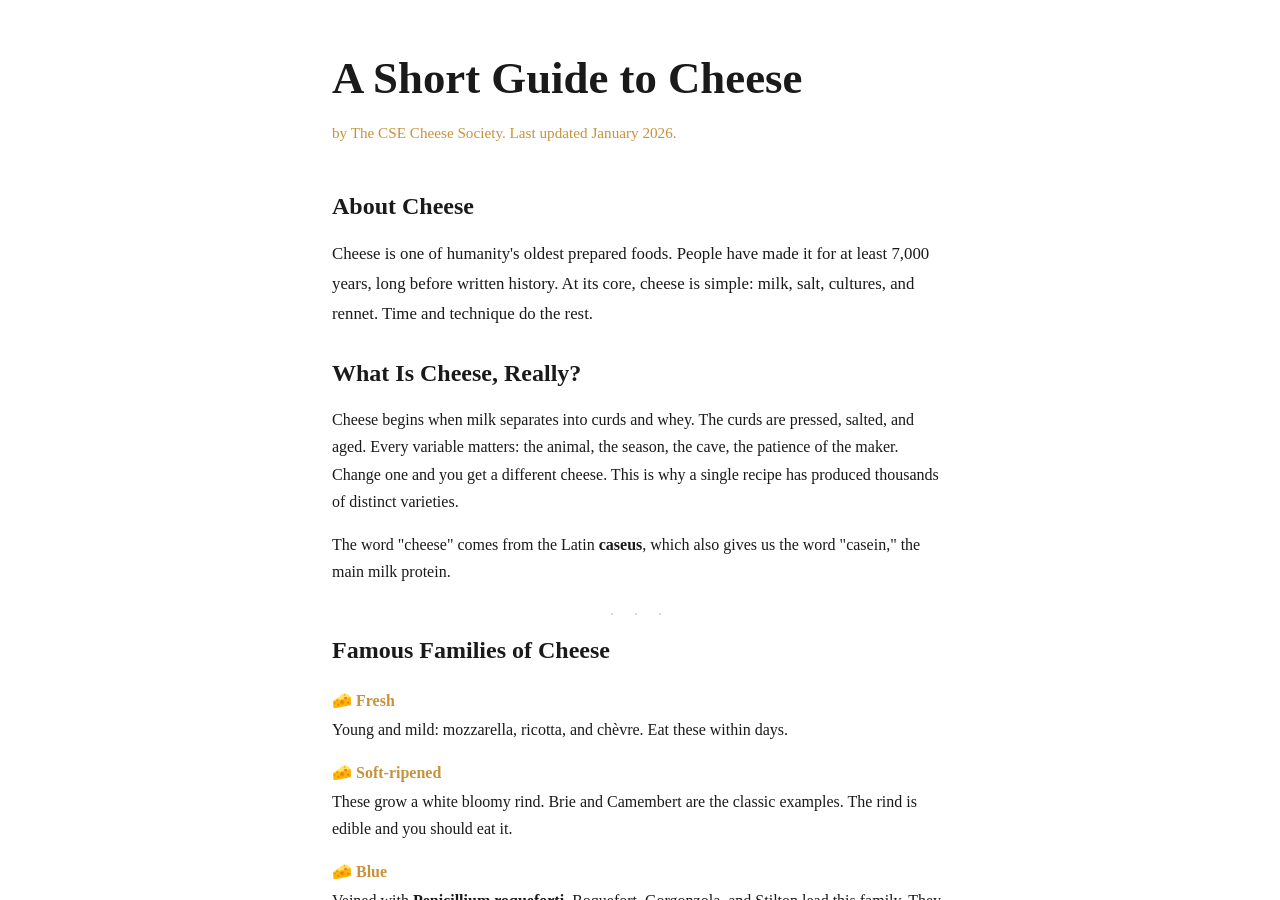
<file: index.html>
<!DOCTYPE html>
<html lang="en">
<head>
    <meta charset="UTF-8">
    <meta name="viewport" content="width=device-width, initial-scale=1.0">
    <meta http-equiv="refresh" content="0; url=cheese.html">
    <title>Redirecting...</title>
</head>
<body>
    <p>Redirecting to <a href="cheese.html">A Short Guide to Cheese</a>...</p>
</body>
</html>
</file>
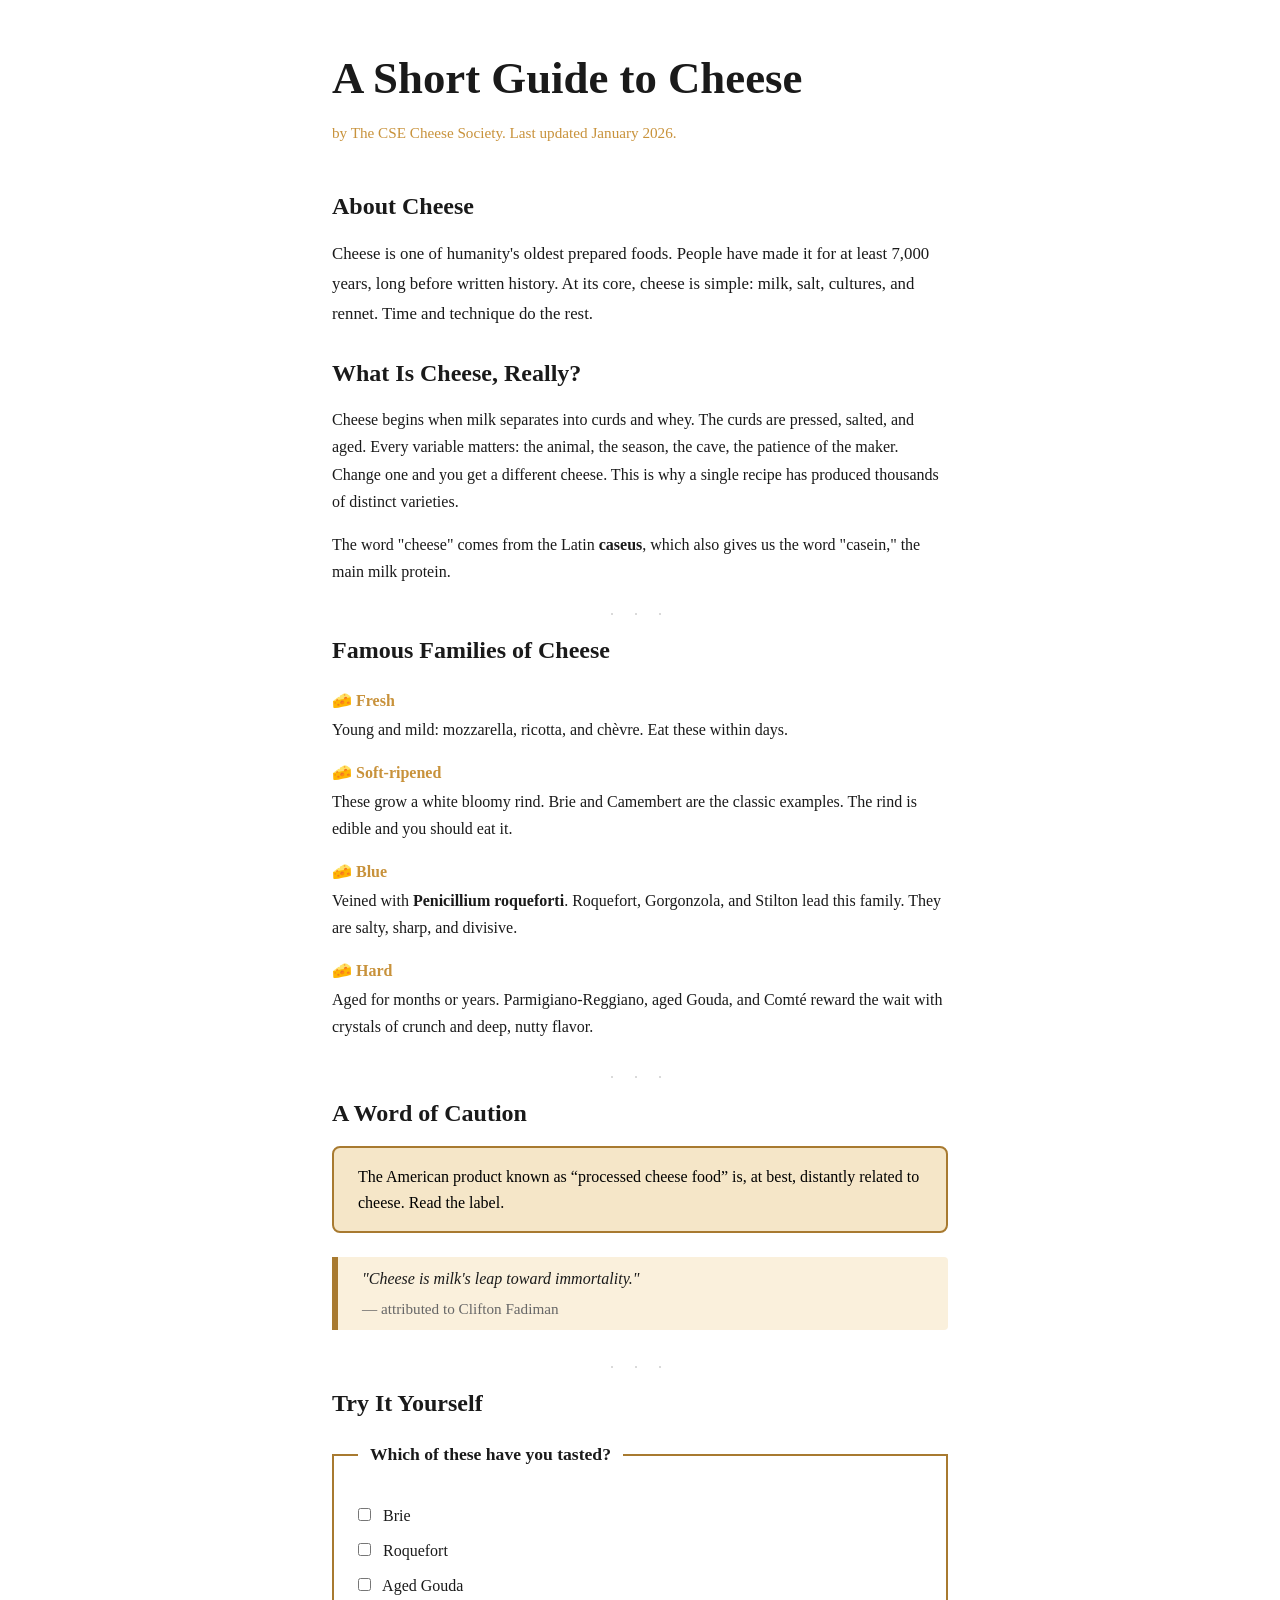
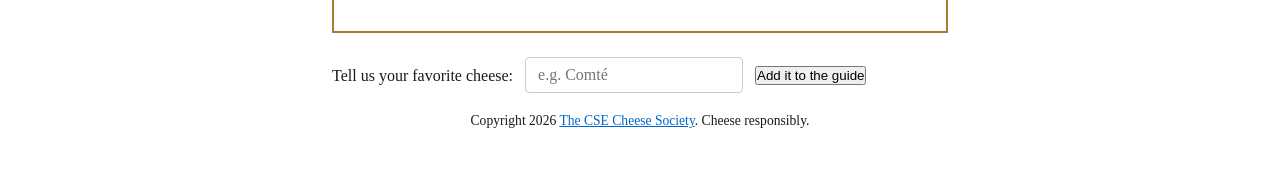
<file: cheese.html>
<!DOCTYPE html>
<html lang="en">
<head>
    <meta charset="UTF-8">
    <meta name="viewport" content="width=device-width, initial-scale=1.0">
    <title>A Short Guide to Cheese</title>
    <link rel="stylesheet" href="cheese.css">
    
    <style>
        h2 {
            color: #1a1a1a !important;
        }
        /* Note: This overrides the external cheese.css h2 rule 
           because internal styles have higher specificity than external stylesheets.
           The browser applies styles in this order: 
           1. External stylesheets (cheese.css)
           2. Internal stylesheets (<style> block)
           3. Inline styles
           Since both rules use the same selector (h2), the one that comes later in the cascade wins.
        */
    </style>
</head>

<body>
    <header>
        <h1>A Short Guide to Cheese</h1>
        <p>by The CSE Cheese Society. Last updated <time datetime="2026-01">January 2026</time>.</p>
    </header>

    <main>
        <article>
            <h2>About Cheese</h2>
            
            <p>Cheese is one of humanity's oldest prepared foods. People have made it for at least 7,000 years, long before written history. At its core, cheese is simple: milk, salt, cultures, and rennet. Time and technique do the rest.</p>

            <section>
                <h2>What Is Cheese, Really?</h2>
                <p>Cheese begins when milk separates into curds and whey. The curds are pressed, salted, and aged. Every variable matters: the animal, the season, the cave, the patience of the maker. Change one and you get a different cheese. This is why a single recipe has produced thousands of distinct varieties.</p>
                <p>The word "cheese" comes from the Latin <span class="latin">caseus</span>, which also gives us the word "casein," the main milk protein.</p>
            </section>

            <section>
                <h2>Famous Families of Cheese</h2>
                
                <dl>
                    <dt>🧀 Fresh</dt>
                    <dd>Young and mild: mozzarella, ricotta, and chèvre. Eat these within days.</dd>

                    <dt>🧀 Soft-ripened</dt>
                    <dd>These grow a white bloomy rind. Brie and Camembert are the classic examples. The rind is edible and you should eat it.</dd>

                    <dt>🧀 Blue</dt>
                    <dd>Veined with <span class="latin">Penicillium roqueforti</span>. Roquefort, Gorgonzola, and Stilton lead this family. They are salty, sharp, and divisive.</dd>

                    <dt>🧀 Hard</dt>
                    <dd>Aged for months or years. Parmigiano-Reggiano, aged Gouda, and Comté reward the wait with crystals of crunch and deep, nutty flavor.</dd>
                </dl>
            </section>

            <section>
                <h2>A Word of Caution</h2>
                <p id="warning">The American product known as <q>processed cheese food</q> is, at best, distantly related to cheese. Read the label.</p>

                <blockquote>
                    <p>"Cheese is milk's leap toward immortality."</p>
                    <footer>— attributed to Clifton Fadiman</footer>
                </blockquote>
            </section>

            <section>
                <h2>Try It Yourself</h2>

                <form>
                    <fieldset>
                        <legend>Which of these have you tasted?</legend>

                        <label>
                            <input type="checkbox" name="cheeses" value="brie">
                            Brie
                        </label>

                        <label>
                            <input type="checkbox" name="cheeses" value="roquefort">
                            Roquefort
                        </label>

                        <label>
                            <input type="checkbox" name="cheeses" value="gouda">
                            Aged Gouda
                        </label>
                    </fieldset>

                    <div class="favorite-group">
                        <label for="favorite">Tell us your favorite cheese:</label>
                        <input type="text" id="favorite" name="favorite" placeholder="e.g. Comté">
                        <button type="submit">Add it to the guide</button>
                    </div>
                </form>
            </section>
        </article>
    </main>

    <footer>
        <p>Copyright 2026 <a href="#">The CSE Cheese Society</a>. Cheese responsibly.</p>
    </footer>
</body>
</html>
</file>
<file: cheese.css>
/* Deployed page: https://fariba-tokhi.github.io/hw3-cheese/ */

@import url('variables.css');
/* Note: @import is used here for the assignment requirement. In production, <link> is preferred because it allows parallel downloading and faster page loading. */

* {
    margin: 0;
    padding: 0;
    box-sizing: border-box;
}

body {
    font-family: var(--font-main);
    color: var(--text-color);
    line-height: 1.7;
    background-color: #ffffff;
    max-width: var(--content-width);
    margin: 0 auto;
    padding: 2.5rem 2rem;
}

header {
    margin-bottom: 2.5rem;
    text-align: left;
}

header h1 {
    font-size: clamp(1.8rem, 4vw, 2.8rem);
    font-weight: 700;
    color: var(--heading-color);
    margin-bottom: 0.25rem;
}

header p {
    color: var(--cheese-color);
    font-size: 0.95rem;
    margin-top: 0.25rem;
}

main {
    padding: 0;
}

article > p {
    font-size: 1.05rem;
    margin-bottom: 1.5rem;
    line-height: 1.8;
}

section {
    margin-bottom: 0.1rem;
}

h2 {
    font-size: 1.5rem;
    font-weight: 700;
    color: var(--heading-color);
    margin-top: 0;
    margin-bottom: 0.75rem;
    border-bottom: none;
    padding-bottom: 0;
}

p {
    margin-bottom: 1rem;
    color: var(--text-color);
}

.latin {
    font-weight: 700;
    font-style: normal;
    color: var(--text-color);
}

dl {
    margin: 0.5rem 0 1.5rem 0;
    padding-left: 0;
}

dt {
    font-weight: 700;
    color: var(--cheese-color);
    font-size: 1rem;
    margin-top: 1rem;
    margin-bottom: 0.1rem;
}

dt + dd {
    margin-bottom: 0.75rem;
    padding-left: 0;
    color: var(--text-color);
    font-weight: normal;
}

dd {
    margin-left: 0;
    margin-bottom: 0.25rem;
    color: var(--text-color);
}

#warning {
    background-color: var(--cheese-light);
    border: 2px solid var(--cheese-dark);
    border-radius: 8px;
    padding: 1rem 1.5rem;
    margin: 0.5rem 0 1rem 0;
    font-weight: normal;
    color: #000000;
    line-height: 1.6;
}

blockquote {
    margin: 1.5rem 0;
    padding: 0.5em 1em 0.5em 1.5em;
    background-color: var(--cheese-highlight);
    border-left: 6px solid var(--cheese-dark);
    border-radius: 0 4px 4px 0;
    font-style: normal;
}

blockquote p {
    font-size: 1rem;
    font-weight: normal;
    margin-bottom: 0.25rem;
    color: var(--text-color);
    font-style: italic;
    padding-left: 0;
}

blockquote footer {
    text-align: left;
    font-style: normal;
    font-size: 0.95rem;
    color: var(--secondary-color);
    margin-top: 0.1rem;
    padding-left: 0;
}

form {
    background-color: transparent;
    padding: 0;
    margin: 1rem 0 0 0;
}

fieldset {
    border: 2px solid var(--cheese-dark);
    border-radius: 0;
    padding: 1.5rem 1.5rem 1.5rem 1.5rem;
    margin: 0 0 1.5rem 0;
    background-color: transparent;
}

legend {
    font-weight: 700;
    color: var(--heading-color);
    padding: 0 0.75rem;
    font-size: 1.1rem;
    font-family: var(--font-main);
}

label {
    display: block;
    margin: 0.5rem 0;
    cursor: pointer;
    font-weight: normal;
    color: var(--text-color);
}

input[type="text"] {
    padding: 0.5rem 0.75rem;
    border: 1px solid #ccc;
    border-radius: 4px;
    font-size: 1rem;
    font-family: inherit;
    display: inline-block;
    width: auto;
    min-width: 200px;
}

input[type="checkbox"] {
    margin-right: 0.5rem;
}

input:focus,
button:focus,
a:focus {
    outline: 2px solid var(--cheese-color);
    outline-offset: 2px;
}

[lang="en"] {
    background-color: transparent;
}

input[type="checkbox"]:checked {
    accent-color: var(--cheese-color);
}

.favorite-group {
    display: flex;
    align-items: center;
    gap: 0.75rem;
    flex-wrap: wrap;
}

.favorite-group label {
    margin: 0;
    display: inline-block;
    white-space: nowrap;
}

.favorite-group input[type="text"] {
    flex: 0 1 auto;
    min-width: 150px;
}

.favorite-group button {
    margin: 0;
    flex-shrink: 0;
}

button {
    cursor: pointer;
}

a {
    color: var(--link-color);
    text-decoration: underline;
}

a:hover {
    color: var(--cheese-color);
    text-decoration: underline;
}

blockquote::before {
    content: "";
    display: none;
}

section::after {
    content: "· · ·";
    display: block;
    text-align: center;
    color: #ccc;
    font-size: 1rem;
    letter-spacing: 0.5rem;
}

section:last-of-type::after {
    content: none;
}

footer {
    margin-top: 1rem;
    text-align: center;
    font-size: 0.85rem;
    color: #999;
}

footer a {
    color: var(--link-color);
    text-decoration: underline;
}

footer a:hover {
    color: var(--cheese-color);
    text-decoration: underline;
}

@media (max-width: 600px) {
    body {
        padding: 1.5rem 1rem;
    }
    
    header h1 {
        font-size: 2rem;
    }
    
    h2 {
        font-size: 1.3rem;
    }
    
    #warning {
        padding: 0.75rem 1rem;
    }
    
    blockquote {
        padding: 0.5em 0.75em 0.5em 1em;
    }
    
    fieldset {
        padding: 1rem;
    }
    
    legend {
        font-size: 1rem;
    }
    
    .favorite-group {
        flex-direction: column;
        align-items: stretch;
        gap: 0.5rem;
    }
    
    .favorite-group label {
        white-space: normal;
    }
    
    .favorite-group input[type="text"] {
        width: 100%;
        min-width: unset;
    }
}
</file>
